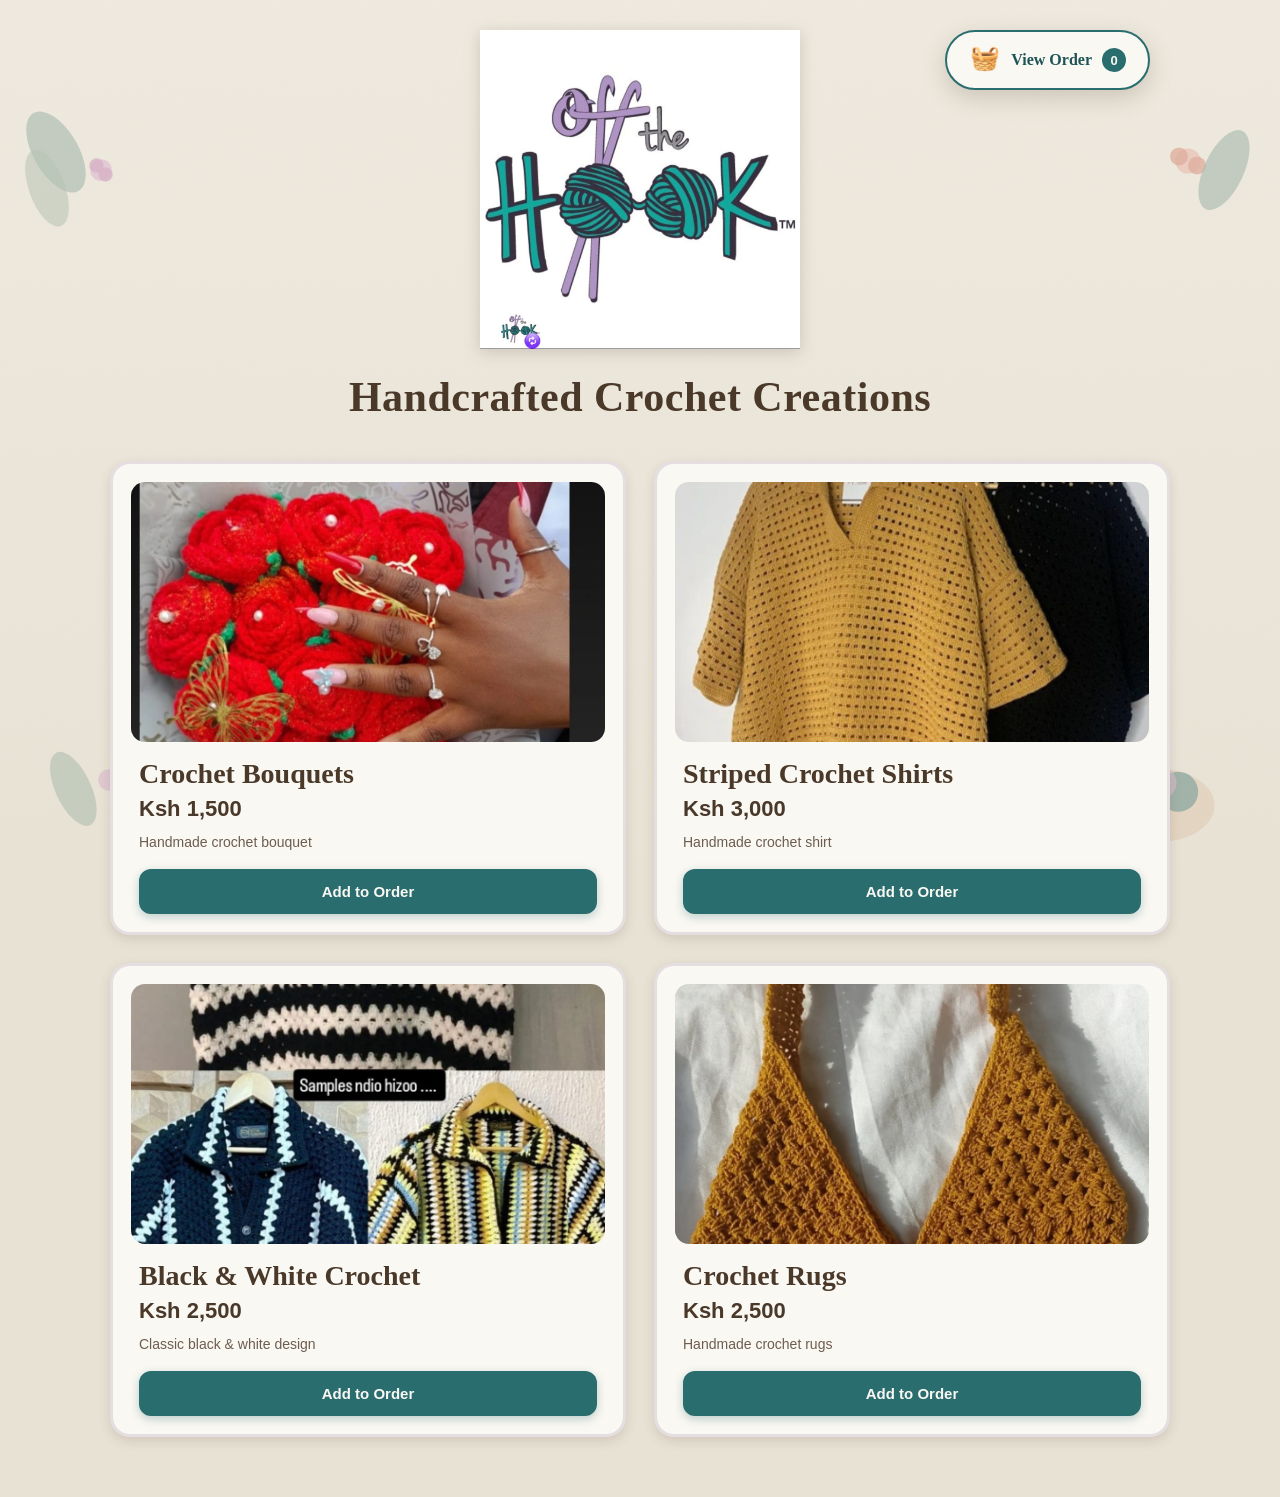
<file: index.html>
<!DOCTYPE html>
<html lang="en">
<head>
  <meta charset="UTF-8">
  <meta name="viewport" content="width=device-width, initial-scale=1.0">
  <title>Off the Hook - Handcrafted Crochet Creations</title>
  <link rel="stylesheet" href="css/off-the-hook-styles.css">
</head>
<body>

  <!-- Decorative floral elements (CSS-based) -->
  <div class="floral-decoration floral-top-left">
    <svg viewBox="0 0 200 200" xmlns="http://www.w3.org/2000/svg">
      <ellipse cx="40" cy="80" rx="25" ry="50" fill="#7a9b8e" opacity="0.6" transform="rotate(-30 40 80)"/>
      <ellipse cx="30" cy="120" rx="20" ry="45" fill="#8ba896" opacity="0.5" transform="rotate(-20 30 120)"/>
      <circle cx="90" cy="100" r="12" fill="#d4a5c7" opacity="0.7"/>
      <circle cx="85" cy="95" r="8" fill="#c98fb8" opacity="0.8"/>
      <circle cx="95" cy="105" r="8" fill="#c98fb8" opacity="0.8"/>
    </svg>
  </div>
  
  <div class="floral-decoration floral-top-right">
    <svg viewBox="0 0 200 200" xmlns="http://www.w3.org/2000/svg">
      <circle cx="120" cy="90" r="14" fill="#e8a598" opacity="0.7"/>
      <circle cx="110" cy="85" r="10" fill="#d68976" opacity="0.8"/>
      <circle cx="130" cy="95" r="10" fill="#d68976" opacity="0.8"/>
      <ellipse cx="160" cy="100" rx="22" ry="48" fill="#7a9b8e" opacity="0.6" transform="rotate(25 160 100)"/>
    </svg>
  </div>

  <div class="container">
    
    <!-- Header with Logo -->
    <header class="header">
      <div class="logo-container">
        <img src="images/ofhook.jpeg" alt="Off the Hook Logo" class="logo">
      </div>
      
      <!-- View Order Badge (top right) -->
      <a href="checkout.html" class="view-order-badge">
        <div class="basket-icon">🧺</div>
        <span class="view-order-text">View Order</span>
        <span class="order-count" id="cart-count">0</span>
      </a>
      
      <h1 class="page-title">Handcrafted Crochet Creations</h1>
    </header>

    <!-- Products Grid -->
    <div class="products-grid" id="products-grid">
      <!-- Products loaded via JavaScript -->
    </div>

  </div>

  <!-- Bottom decorative florals -->
  <div class="floral-decoration floral-bottom-left">
    <svg viewBox="0 0 180 180" xmlns="http://www.w3.org/2000/svg">
      <ellipse cx="60" cy="100" rx="20" ry="45" fill="#8ba896" opacity="0.6" transform="rotate(-25 60 100)"/>
      <circle cx="100" cy="90" r="12" fill="#d4a5c7" opacity="0.7"/>
    </svg>
  </div>
  
  <div class="floral-decoration floral-bottom-right">
    <svg viewBox="0 0 220 220" xmlns="http://www.w3.org/2000/svg">
      <ellipse cx="110" cy="160" rx="60" ry="40" fill="#d4a884" opacity="0.4"/>
      <circle cx="90" cy="140" r="20" fill="#6b8ea8" opacity="0.6"/>
      <circle cx="130" cy="145" r="22" fill="#2a6d6f" opacity="0.6"/>
      <circle cx="110" cy="135" r="18" fill="#d4a5c7" opacity="0.6"/>
    </svg>
  </div>

  <script>
    // Product Data
    const products = [
      {
        id: 1,
        name: "Crochet Bouquets",
        price: 1500,
        description: "Handmade crochet bouquet",
        image: "images/red-flowers.jpeg"
      },
      {
        id: 2,
        name: "Striped Crochet Shirts",
        price: 3000,
        description: "Handmade crochet shirt",
        image: "images/shirt-2.jpeg"
      },
      {
        id: 3,
        name: "Black & White Crochet",
        price: 2500,
        description: "Classic black & white design",
        image: "images/shirt.jpeg"
      },
      {
        id: 4,
        name: "Crochet Rugs",
        price: 2500,
        description: "Handmade crochet rugs",
        image: "images/crop-top.jpeg"
      }
    ];

    // Load products
    function loadProducts() {
      const grid = document.getElementById('products-grid');
      
      products.forEach(product => {
        const card = document.createElement('div');
        card.className = 'product-card';
        card.innerHTML = `
          <div class="product-image-wrapper">
            <img src="${product.image}" alt="${product.name}" class="product-image">
          </div>
          <div class="product-info">
            <h2 class="product-name">${product.name}</h2>
            <p class="product-price">Ksh ${product.price.toLocaleString()}</p>
            <p class="product-description">${product.description}</p>
            <button class="add-to-order-btn" onclick="addToOrder(${product.id})">
             Add to Order
            </button>
          </div>
        `;
        grid.appendChild(card);
      });
      
      updateCartCount();
    }

    function getCart() {
      const cart = localStorage.getItem('offTheHookCart');
      return cart ? JSON.parse(cart) : [];
    }

    function saveCart(cart) {
      localStorage.setItem('offTheHookCart', JSON.stringify(cart));
    }

    function addToOrder(productId) {
      const product = products.find(p => p.id === productId);
      if (!product) return;
      
      let cart = getCart();
      const existingItem = cart.find(item => item.id === productId);
      
      if (existingItem) {
        existingItem.quantity += 1;
      } else {
        cart.push({
          id: product.id,
          name: product.name,
          price: product.price,
          description: product.description,
          image: product.image,
          quantity: 1
        });
      }
      
      saveCart(cart);
      updateCartCount();
      
      // Visual feedback
      const btn = event.target;
      const originalText = btn.textContent;
      btn.textContent = 'Added! ✓';
      btn.style.background = '#4caf50';
      
      setTimeout(() => {
        btn.textContent = originalText;
        btn.style.background = '';
      }, 1200);
    }

    function updateCartCount() {
      const cart = getCart();
      const totalItems = cart.reduce((sum, item) => sum + item.quantity, 0);
      document.getElementById('cart-count').textContent = totalItems;
    }

    loadProducts();
  </script>

</body>
</html>
</file>
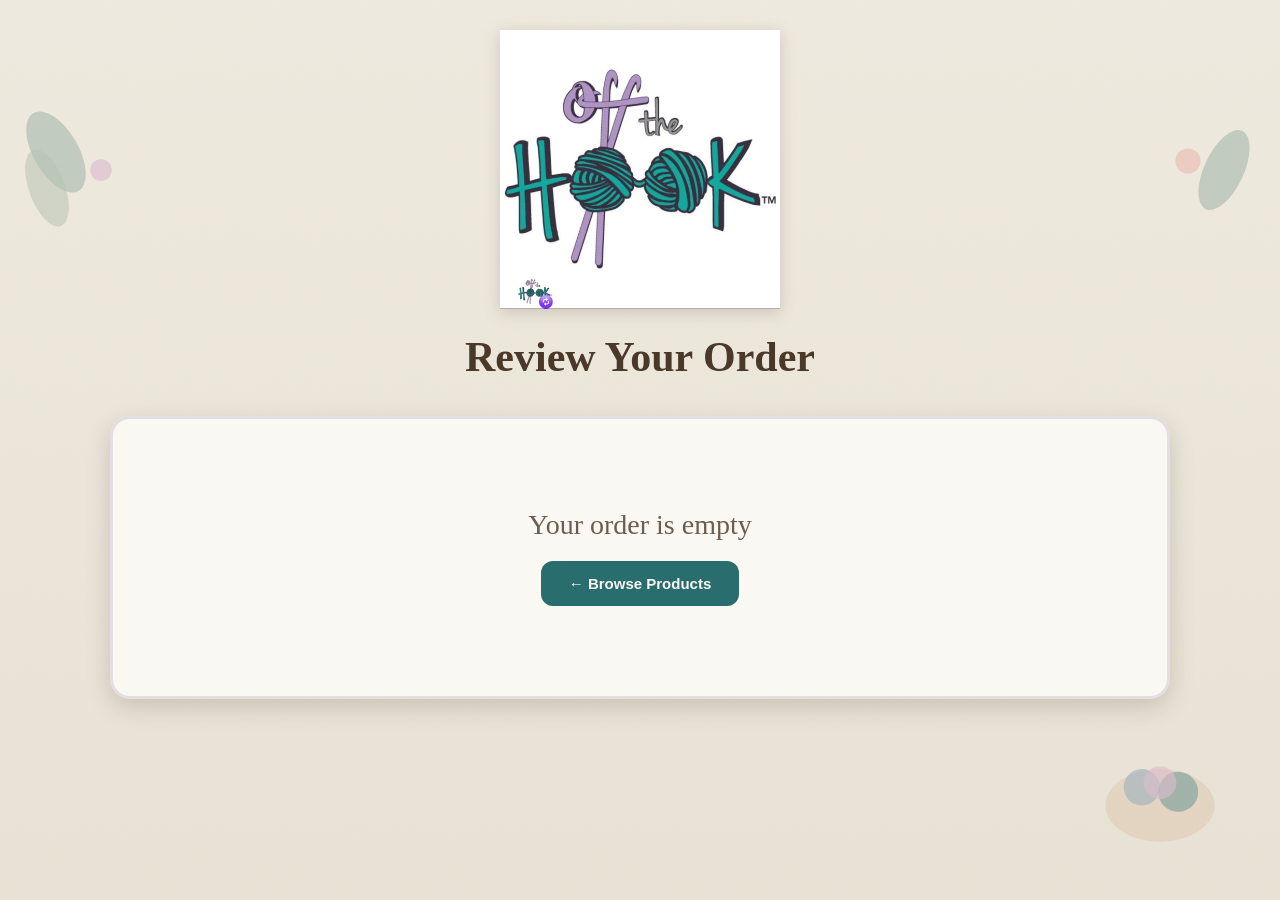
<file: checkout.html>
<!DOCTYPE html>
<html lang="en">
<head>
  <meta charset="UTF-8">
  <meta name="viewport" content="width=device-width, initial-scale=1.0">
  <title>Review Your Order - Off the Hook</title>
  <link rel="stylesheet" href="css/off-the-hook-styles.css">
</head>
<body>

  <!-- Decorative floral elements -->
  <div class="floral-decoration floral-top-left">
    <svg viewBox="0 0 200 200" xmlns="http://www.w3.org/2000/svg">
      <ellipse cx="40" cy="80" rx="25" ry="50" fill="#7a9b8e" opacity="0.6" transform="rotate(-30 40 80)"/>
      <ellipse cx="30" cy="120" rx="20" ry="45" fill="#8ba896" opacity="0.5" transform="rotate(-20 30 120)"/>
      <circle cx="90" cy="100" r="12" fill="#d4a5c7" opacity="0.7"/>
    </svg>
  </div>
  
  <div class="floral-decoration floral-top-right">
    <svg viewBox="0 0 200 200" xmlns="http://www.w3.org/2000/svg">
      <circle cx="120" cy="90" r="14" fill="#e8a598" opacity="0.7"/>
      <ellipse cx="160" cy="100" rx="22" ry="48" fill="#7a9b8e" opacity="0.6" transform="rotate(25 160 100)"/>
    </svg>
  </div>

  <div class="container">
    
    <!-- Header -->
    <div class="checkout-header">
      <img src="images/ofhook.jpeg" alt="Off the Hook Logo" class="logo" style="max-width: 280px; margin-bottom: 20px;">
      <h1 class="checkout-title">Review Your Order</h1>
    </div>

    <!-- Order Summary -->
    <div id="order-content">
      <!-- Will be populated by JavaScript -->
    </div>

  </div>

  <!-- Bottom decorative florals -->
  <div class="floral-decoration floral-bottom-right">
    <svg viewBox="0 0 220 220" xmlns="http://www.w3.org/2000/svg">
      <ellipse cx="110" cy="160" rx="60" ry="40" fill="#d4a884" opacity="0.4"/>
      <circle cx="90" cy="140" r="20" fill="#6b8ea8" opacity="0.6"/>
      <circle cx="130" cy="145" r="22" fill="#2a6d6f" opacity="0.6"/>
      <circle cx="110" cy="135" r="18" fill="#d4a5c7" opacity="0.6"/>
    </svg>
  </div>

  <script>
    function getCart() {
      const cart = localStorage.getItem('offTheHookCart');
      return cart ? JSON.parse(cart) : [];
    }

    function saveCart(cart) {
      localStorage.setItem('offTheHookCart', JSON.stringify(cart));
    }

    function removeItem(productId) {
      let cart = getCart();
      cart = cart.filter(item => item.id !== productId);
      saveCart(cart);
      loadOrder();
    }

    function calculateTotal(cart) {
      return cart.reduce((sum, item) => sum + (item.price * item.quantity), 0);
    }

    function generateWhatsAppMessage(cart, total) {
      let message = "Hi! I'd like to order the following from Off the Hook:\n\n";
      
      cart.forEach((item, index) => {
        message += `${index + 1}. ${item.name}\n`;
        message += `   Quantity: ${item.quantity}\n`;
        message += `   Price: Ksh ${(item.price * item.quantity).toLocaleString()}\n\n`;
      });
      
      message += `Total: Ksh ${total.toLocaleString()}\n\n`;
      message += "Please confirm availability and delivery details. Thank you!";
      
      return encodeURIComponent(message);
    }

    function loadOrder() {
      const cart = getCart();
      const container = document.getElementById('order-content');
      
      if (cart.length === 0) {
        container.innerHTML = `
          <div class="order-summary-card">
            <div class="empty-order">
              <p class="empty-order-text">Your order is empty</p>
              <a href="index.html" class="back-to-shop-btn">
                ← Browse Products
              </a>
            </div>
          </div>
        `;
        return;
      }
      
      const total = calculateTotal(cart);
      
      let orderHTML = '<div class="order-summary-card">';
      
      // Order items
      cart.forEach(item => {
        orderHTML += `
          <div class="order-item">
            <img src="${item.image}" alt="${item.name}" class="order-item-image">
            <div class="order-item-details">
              <h3 class="order-item-name">${item.name}</h3>
              <p class="order-item-description">${item.description}</p>
              <p class="order-item-price">Ksh ${item.price.toLocaleString()}</p>
            </div>
            <div class="order-item-quantity">
              <strong>${item.quantity}</strong>
            </div>
            <button class="remove-btn" onclick="removeItem(${item.id})">Remove</button>
          </div>
        `;
      });
      
      // Total
      orderHTML += `
        <div class="order-total">
          <span class="total-label">Total</span>
          <span class="total-amount">Ksh ${total.toLocaleString()}</span>
        </div>
      `;
      
      orderHTML += '</div>';
      
      // WhatsApp button
      const whatsappNumber = "254725685634"; // Replace with your actual WhatsApp number
      const whatsappMessage = generateWhatsAppMessage(cart, total);
      const whatsappLink = `https://wa.me/${whatsappNumber}?text=${whatsappMessage}`;
      
      orderHTML += `
        <a href="${whatsappLink}" target="_blank" class="whatsapp-order-btn">
          <span class="whatsapp-icon">💬</span>
          Place Order via WhatsApp
        </a>
        
        <div style="text-align: center; margin-top: 20px;">
          <a href="index.html" class="back-to-shop-btn">
            ← Continue Shopping
          </a>
        </div>
      `;
      
      container.innerHTML = orderHTML;
    }

    loadOrder();
  </script>

</body>
</html>
</file>
<file: css/off-the-hook-styles.css>
/* ═══════════════════════════════════════════════════════
   OFF THE HOOK - HANDCRAFTED CROCHET CREATIONS
   Pure CSS • Warm & Artisan Design
   ═══════════════════════════════════════════════════════ */

/* ═══ RESET & BASE ═══ */
*, *::before, *::after {
  box-sizing: border-box;
  margin: 0;
  padding: 0;
}

:root {
  /* Color Palette - Warm & Natural */
  --cream: #f5f1e8;
  --beige: #e8e2d5;
  --warm-white: #faf8f3;
  --teal: #2a6d6f;
  --teal-dark: #1f5456;
  --teal-light: #3d8284;
  --purple: #6b4c7a;
  --coral: #e8a598;
  --text-dark: #4a3829;
  --text-medium: #6d5d4f;
  --text-light: #8b7d6f;
  --shadow: 0 4px 12px rgba(74, 56, 41, 0.15);
  --shadow-lg: 0 8px 24px rgba(74, 56, 41, 0.2);
}

/* Custom font - handwritten style */
@import url('https://fonts.googleapis.com/css2?family=Dancing+Script:wght@400;600;700&family=Lato:wght@300;400;600;700&display=swap');

body {
  font-family: 'Lato', sans-serif;
  margin: 0;
  padding: 0;
  background: var(--beige);
  color: var(--text-dark);
  min-height: 100vh;
  position: relative;
}

/* Textured paper background */
body::before {
  content: '';
  position: fixed;
  top: 0;
  left: 0;
  right: 0;
  bottom: 0;
  background: 
    linear-gradient(rgba(245, 241, 232, 0.5), rgba(232, 226, 213, 0.8)),
    url('data:image/svg+xml,<svg xmlns="http://www.w3.org/2000/svg" width="400" height="400"><filter id="noise"><feTurbulence type="fractalNoise" baseFrequency="0.9" numOctaves="4" /></filter><rect width="400" height="400" filter="url(%23noise)" opacity="0.05"/></svg>');
  background-color: var(--beige);
  z-index: -2;
  pointer-events: none;
}

/* ═══ DECORATIVE FLORAL ELEMENTS ═══ */
.floral-decoration {
  position: fixed;
  z-index: 0;
  opacity: 0.6;
  pointer-events: none;
}

.floral-top-left {
  top: 80px;
  left: 20px;
  width: 180px;
  height: 180px;
}

.floral-top-right {
  top: 80px;
  right: 20px;
  width: 180px;
  height: 180px;
}

.floral-bottom-left {
  bottom: 40px;
  left: 20px;
  width: 160px;
  height: 160px;
}

.floral-bottom-right {
  bottom: 40px;
  right: 20px;
  width: 200px;
  height: 200px;
}

/* ═══ CONTAINER ═══ */
.container {
  max-width: 1100px;
  margin: 0 auto;
  padding: 30px 20px 60px;
  position: relative;
  z-index: 1;
}

/* ═══ HEADER WITH LOGO ═══ */
.header {
  text-align: center;
  margin-bottom: 30px;
  position: relative;
}

.logo-container {
  margin-bottom: 20px;
  position: relative;
}

.logo {
  max-width: 320px;
  height: auto;
  display: inline-block;
  filter: drop-shadow(0 3px 8px rgba(74, 56, 41, 0.2));
}

/* View Order Badge (top right) */
.view-order-badge {
  position: absolute;
  top: 0;
  right: 20px;
  background: var(--warm-white);
  border: 2px solid var(--teal);
  border-radius: 50px;
  padding: 12px 22px;
  display: flex;
  align-items: center;
  gap: 10px;
  box-shadow: var(--shadow-lg);
  text-decoration: none;
  transition: all 0.3s ease;
}

.view-order-badge:hover {
  transform: translateY(-3px);
  box-shadow: 0 6px 20px rgba(42, 109, 111, 0.3);
}

.basket-icon {
  width: 32px;
  height: 32px;
  font-size: 24px;
}

.view-order-text {
  font-family: 'Dancing Script', cursive;
  font-size: 16px;
  font-weight: 600;
  color: var(--teal-dark);
}

.order-count {
  background: var(--teal);
  color: var(--warm-white);
  width: 24px;
  height: 24px;
  border-radius: 50%;
  display: flex;
  align-items: center;
  justify-content: center;
  font-size: 13px;
  font-weight: 700;
}

.page-title {
  font-family: 'Dancing Script', cursive;
  font-size: 42px;
  font-weight: 700;
  color: var(--text-dark);
  margin: 0;
  letter-spacing: 0.5px;
}

/* ═══ PRODUCT GRID ═══ */
.products-grid {
  display: grid;
  grid-template-columns: repeat(2, 1fr);
  gap: 28px;
  margin-top: 40px;
}

.product-card {
  background: var(--warm-white);
  border: 3px solid rgba(107, 76, 122, 0.15);
  border-radius: 20px;
  padding: 18px;
  box-shadow: var(--shadow);
  transition: all 0.3s ease;
}

.product-card:hover {
  transform: translateY(-5px);
  box-shadow: var(--shadow-lg);
  border-color: var(--teal-light);
}

.product-image-wrapper {
  width: 100%;
  height: 260px;
  border-radius: 14px;
  overflow: hidden;
  margin-bottom: 16px;
  background: #f9f7f2;
}

.product-image {
  width: 100%;
  height: 100%;
  object-fit: cover;
}

.product-info {
  padding: 0 8px;
}

.product-name {
  font-family: 'Dancing Script', cursive;
  font-size: 28px;
  font-weight: 700;
  color: var(--text-dark);
  margin-bottom: 6px;
}

.product-price {
  font-size: 22px;
  font-weight: 700;
  color: var(--text-dark);
  margin-bottom: 10px;
}

.product-description {
  font-size: 14px;
  color: var(--text-medium);
  margin-bottom: 16px;
  line-height: 1.5;
}

.add-to-order-btn {
  width: 100%;
  background: var(--teal);
  color: var(--warm-white);
  border: none;
  border-radius: 12px;
  padding: 14px 24px;
  font-family: 'Lato', sans-serif;
  font-size: 15px;
  font-weight: 700;
  cursor: pointer;
  transition: all 0.3s ease;
  box-shadow: 0 3px 10px rgba(42, 109, 111, 0.3);
}

.add-to-order-btn:hover {
  background: var(--teal-dark);
  transform: translateY(-2px);
  box-shadow: 0 5px 15px rgba(42, 109, 111, 0.4);
}

.add-to-order-btn:active {
  transform: translateY(0);
}

/* ═══ CHECKOUT PAGE ═══ */
.checkout-header {
  text-align: center;
  margin-bottom: 35px;
}

.checkout-title {
  font-family: 'Dancing Script', cursive;
  font-size: 42px;
  font-weight: 700;
  color: var(--text-dark);
  margin-bottom: 10px;
}

.order-summary-card {
  background: var(--warm-white);
  border: 3px solid rgba(107, 76, 122, 0.15);
  border-radius: 20px;
  padding: 30px;
  box-shadow: var(--shadow-lg);
  margin-bottom: 25px;
}

.order-item {
  display: flex;
  align-items: center;
  gap: 20px;
  padding: 18px 0;
  border-bottom: 2px solid rgba(107, 76, 122, 0.1);
}

.order-item:last-child {
  border-bottom: none;
}

.order-item-image {
  width: 100px;
  height: 100px;
  border-radius: 12px;
  object-fit: cover;
  flex-shrink: 0;
}

.order-item-details {
  flex: 1;
}

.order-item-name {
  font-family: 'Dancing Script', cursive;
  font-size: 24px;
  font-weight: 700;
  color: var(--text-dark);
  margin-bottom: 4px;
}

.order-item-description {
  font-size: 13px;
  color: var(--text-medium);
  margin-bottom: 8px;
}

.order-item-price {
  font-size: 18px;
  font-weight: 700;
  color: var(--text-dark);
}

.order-item-quantity {
  font-size: 16px;
  color: var(--text-medium);
  text-align: center;
  min-width: 60px;
}

.remove-btn {
  background: transparent;
  border: 2px solid #c94f4f;
  color: #c94f4f;
  border-radius: 8px;
  padding: 8px 16px;
  font-size: 13px;
  font-weight: 600;
  cursor: pointer;
  transition: all 0.2s ease;
}

.remove-btn:hover {
  background: #c94f4f;
  color: var(--warm-white);
}

.order-total {
  display: flex;
  justify-content: space-between;
  align-items: center;
  padding: 20px 0 10px;
  border-top: 3px solid var(--teal);
  margin-top: 20px;
}

.total-label {
  font-family: 'Dancing Script', cursive;
  font-size: 32px;
  font-weight: 700;
  color: var(--text-dark);
}

.total-amount {
  font-size: 32px;
  font-weight: 700;
  color: var(--teal-dark);
}

.whatsapp-order-btn {
  display: flex;
  align-items: center;
  justify-content: center;
  gap: 12px;
  width: 100%;
  background: linear-gradient(135deg, #25d366 0%, #128c7e 100%);
  color: var(--warm-white);
  border: none;
  border-radius: 14px;
  padding: 18px 32px;
  font-family: 'Lato', sans-serif;
  font-size: 18px;
  font-weight: 700;
  cursor: pointer;
  transition: all 0.3s ease;
  box-shadow: 0 4px 15px rgba(37, 211, 102, 0.4);
  text-decoration: none;
  margin-top: 20px;
}

.whatsapp-order-btn:hover {
  background: linear-gradient(135deg, #128c7e 0%, #075e54 100%);
  transform: translateY(-3px);
  box-shadow: 0 6px 20px rgba(37, 211, 102, 0.5);
}

.whatsapp-icon {
  font-size: 26px;
}

.empty-order {
  text-align: center;
  padding: 60px 20px;
}

.empty-order-text {
  font-family: 'Dancing Script', cursive;
  font-size: 28px;
  color: var(--text-medium);
  margin-bottom: 20px;
}

.back-to-shop-btn {
  display: inline-flex;
  align-items: center;
  gap: 8px;
  background: var(--teal);
  color: var(--warm-white);
  border: none;
  border-radius: 12px;
  padding: 14px 28px;
  font-size: 15px;
  font-weight: 700;
  cursor: pointer;
  text-decoration: none;
  transition: all 0.3s ease;
}

.back-to-shop-btn:hover {
  background: var(--teal-dark);
  transform: translateY(-2px);
}

/* ═══ RESPONSIVE ═══ */
@media (max-width: 768px) {
  .products-grid {
    grid-template-columns: 1fr;
    gap: 22px;
  }
  
  .view-order-badge {
    position: fixed;
    top: auto;
    bottom: 20px;
    right: 20px;
    z-index: 100;
  }
  
  .logo {
    max-width: 260px;
  }
  
  .page-title,
  .checkout-title {
    font-size: 36px;
  }
  
  .floral-decoration {
    width: 100px !important;
    height: 100px !important;
  }
  
  .order-item {
    flex-wrap: wrap;
  }
  
  .order-item-image {
    width: 80px;
    height: 80px;
  }
}

@media (max-width: 480px) {
  .logo {
    max-width: 220px;
  }
  
  .page-title,
  .checkout-title {
    font-size: 30px;
  }
  
  .product-name {
    font-size: 24px;
  }
  
  .order-item-name {
    font-size: 20px;
  }
  
  .total-label,
  .total-amount {
    font-size: 26px;
  }
}
</file>
